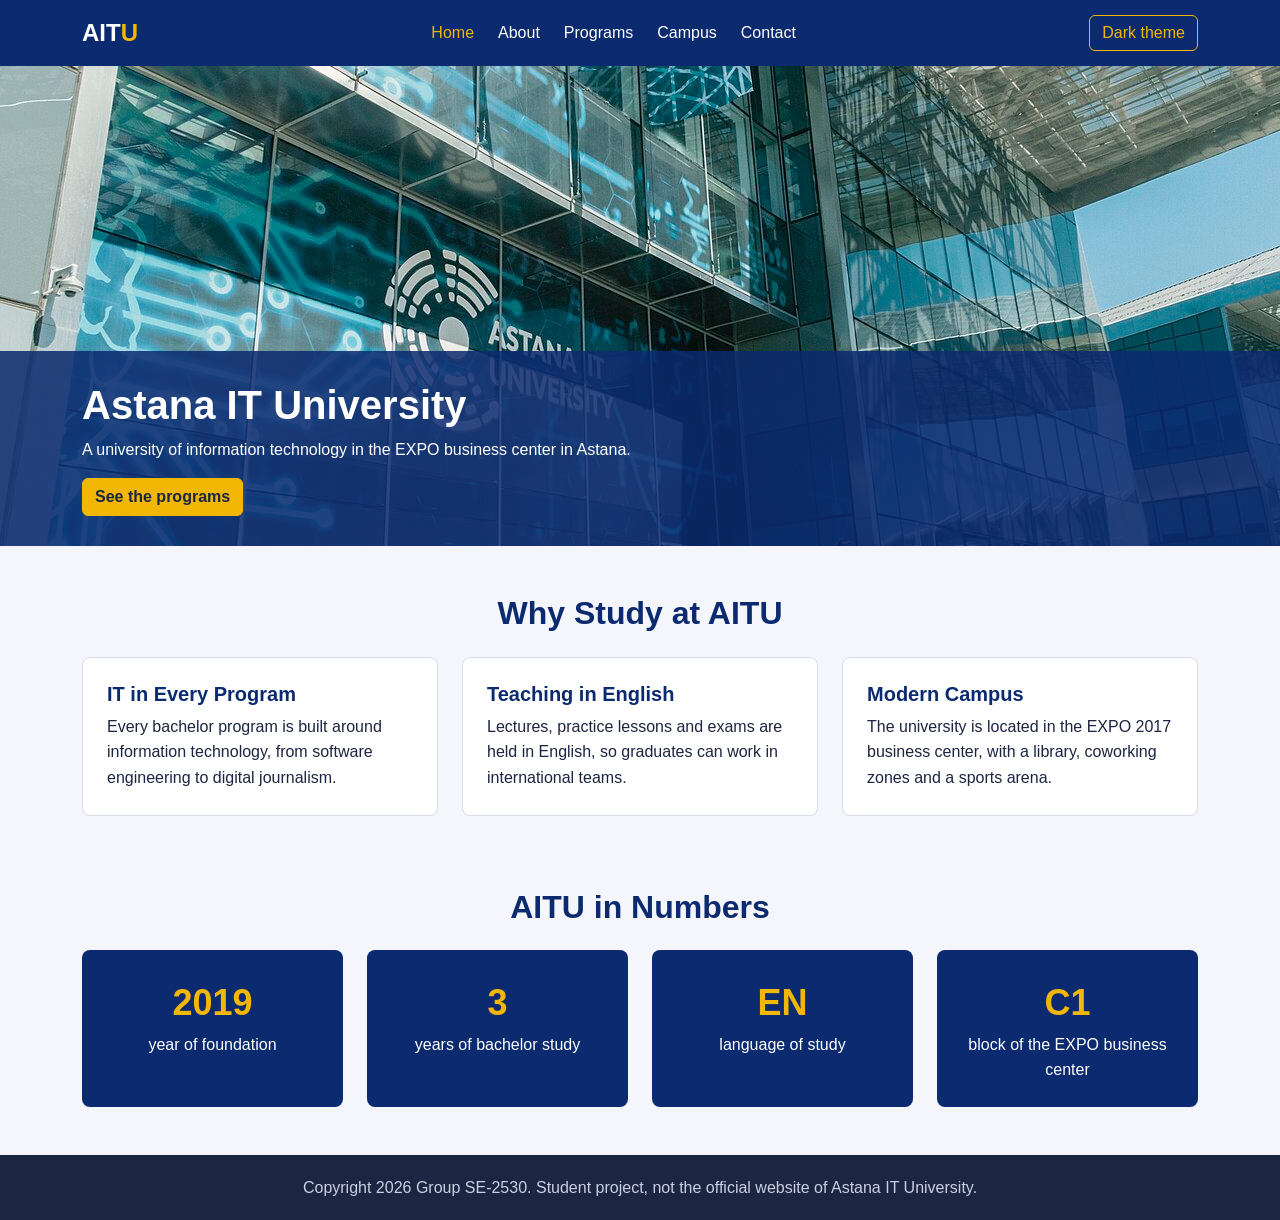
<file: index.html>
<!DOCTYPE html>
<html lang="en">
<head>
    <meta charset="UTF-8">
    <meta name="viewport" content="width=device-width, initial-scale=1.0">
    <title>Home - Astana IT University</title>
    <link rel="icon" href="images/favicon.svg">
    <link rel="stylesheet" href="css/bootstrap.min.css">
    <link rel="stylesheet" href="css/styles.css">
</head>
<body>

<header class="site-header">
    <div class="container header-inner">
        <a class="logo" href="index.html">AIT<span>U</span></a>
        <nav>
            <ul class="nav-links">
                <li><a href="index.html" class="active">Home</a></li>
                <li><a href="about.html">About</a></li>
                <li><a href="programs.html">Programs</a></li>
                <li><a href="campus.html">Campus</a></li>
                <li><a href="contact.html">Contact</a></li>
            </ul>
        </nav>
        <button class="theme-btn" type="button" id="theme-toggle">Dark theme</button>
    </div>
</header>

<main>

    <section class="hero">
        <img src="images/building.jpg" alt="Entrance of the Astana IT University building">
        <div class="hero-text">
            <div class="container">
                <h1>Astana IT University</h1>
                <p class="mb-3">A university of information technology in the EXPO business center in Astana.</p>
                <a class="btn btn-primary" href="programs.html">See the programs</a>
            </div>
        </div>
    </section>

    <section class="container py-5">
        <h2 class="text-center mb-4">Why Study at AITU</h2>
        <div class="row">
            <div class="col-md-6 col-lg-4 mb-4">
                <article class="info-card">
                    <h3>IT in Every Program</h3>
                    <p>Every bachelor program is built around information technology, from software
                        engineering to digital journalism.</p>
                </article>
            </div>
            <div class="col-md-6 col-lg-4 mb-4">
                <article class="info-card">
                    <h3>Teaching in English</h3>
                    <p>Lectures, practice lessons and exams are held in English, so graduates can work
                        in international teams.</p>
                </article>
            </div>
            <div class="col-md-12 col-lg-4 mb-4">
                <article class="info-card">
                    <h3>Modern Campus</h3>
                    <p>The university is located in the EXPO 2017 business center, with a library,
                        coworking zones and a sports arena.</p>
                </article>
            </div>
        </div>
    </section>

    <section class="container pb-5">
        <h2 class="text-center mb-4">AITU in Numbers</h2>
        <div class="stats">
            <div class="stat">
                <span class="stat-number">2019</span>
                <span>year of foundation</span>
            </div>
            <div class="stat">
                <span class="stat-number">3</span>
                <span>years of bachelor study</span>
            </div>
            <div class="stat">
                <span class="stat-number">EN</span>
                <span>language of study</span>
            </div>
            <div class="stat">
                <span class="stat-number">C1</span>
                <span>block of the EXPO business center</span>
            </div>
        </div>
    </section>

</main>

<footer class="site-footer">
    <div class="container text-center">
        <p>Copyright 2026 Group SE-2530. Student project, not the official website of Astana IT University.</p>
    </div>
</footer>

<script src="js/theme.js"></script>

</body>
</html>
</file>
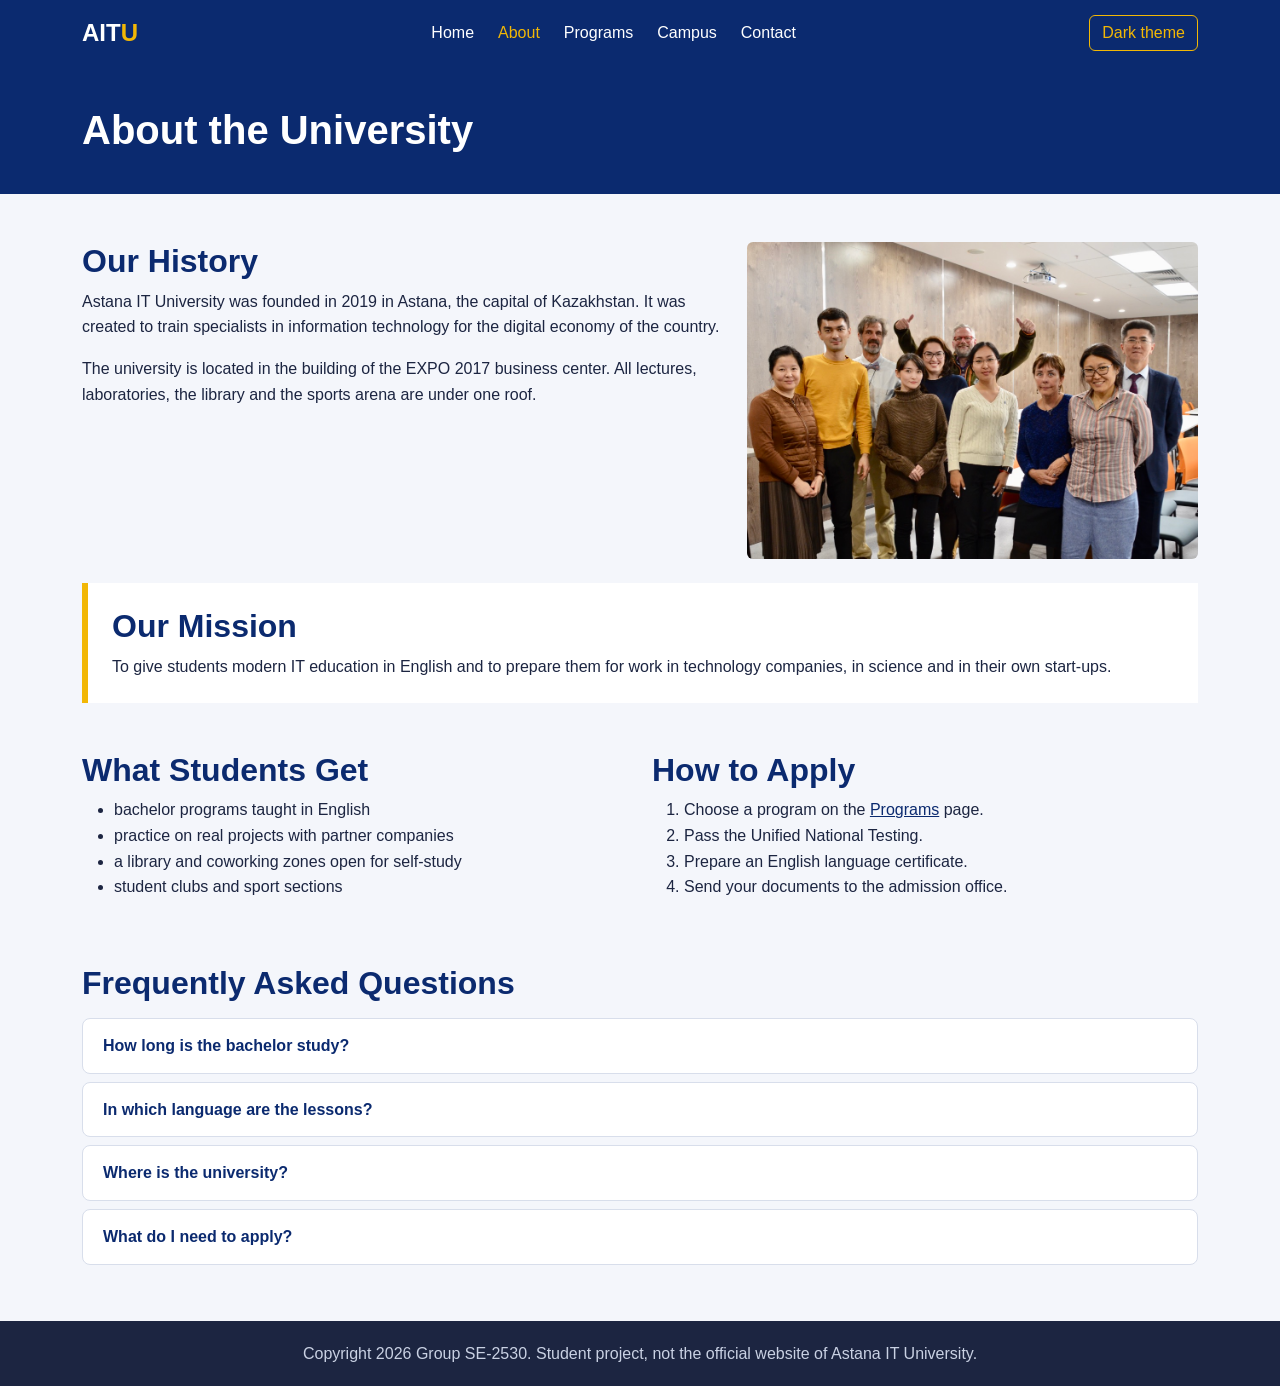
<file: about.html>
<!DOCTYPE html>
<html lang="en">
<head>
    <meta charset="UTF-8">
    <meta name="viewport" content="width=device-width, initial-scale=1.0">
    <title>About - Astana IT University</title>
    <link rel="icon" href="images/favicon.svg">
    <link rel="stylesheet" href="css/bootstrap.min.css">
    <link rel="stylesheet" href="css/styles.css">
</head>
<body>

<header class="site-header">
    <div class="container header-inner">
        <a class="logo" href="index.html">AIT<span>U</span></a>
        <nav>
            <ul class="nav-links">
                <li><a href="index.html">Home</a></li>
                <li><a href="about.html" class="active">About</a></li>
                <li><a href="programs.html">Programs</a></li>
                <li><a href="campus.html">Campus</a></li>
                <li><a href="contact.html">Contact</a></li>
            </ul>
        </nav>
        <button class="theme-btn" type="button" id="theme-toggle">Dark theme</button>
    </div>
</header>

<main>

    <section class="page-title">
        <div class="container">
            <h1>About the University</h1>
        </div>
    </section>

    <section class="container py-5">
        <div class="row">
            <div class="col-lg-7 mb-4">
                <h2>Our History</h2>
                <p>Astana IT University was founded in 2019 in Astana, the capital of Kazakhstan. It
                    was created to train specialists in information technology for the digital
                    economy of the country.</p>
                <p>The university is located in the building of the EXPO 2017 business center. All
                    lectures, laboratories, the library and the sports arena are under one roof.</p>
            </div>
            <div class="col-lg-5 mb-4">
                <img class="img-fluid rounded" src="images/teachers.jpg" alt="A group of Astana IT University teachers">
            </div>
        </div>

        <div id="mission" class="mb-5">
            <h2>Our Mission</h2>
            <p class="mb-0">To give students modern IT education in English and to prepare them for
                work in technology companies, in science and in their own start-ups.</p>
        </div>

        <div class="row">
            <div class="col-md-6 mb-4">
                <h2>What Students Get</h2>
                <ul>
                    <li>bachelor programs taught in English</li>
                    <li>practice on real projects with partner companies</li>
                    <li>a library and coworking zones open for self-study</li>
                    <li>student clubs and sport sections</li>
                </ul>
            </div>
            <div class="col-md-6 mb-4">
                <h2>How to Apply</h2>
                <ol>
                    <li>Choose a program on the <a href="programs.html">Programs</a> page.</li>
                    <li>Pass the Unified National Testing.</li>
                    <li>Prepare an English language certificate.</li>
                    <li>Send your documents to the admission office.</li>
                </ol>
            </div>
        </div>

        <div id="faq" class="mt-4">
            <h2 class="mb-3">Frequently Asked Questions</h2>
            <div class="faq-item">
                <button type="button" class="faq-question">How long is the bachelor study?</button>
                <div class="faq-answer">
                    <p>All bachelor programs at AITU last three years.</p>
                </div>
            </div>
            <div class="faq-item">
                <button type="button" class="faq-question">In which language are the lessons?</button>
                <div class="faq-answer">
                    <p>Lectures, practice lessons and exams are held in English.</p>
                </div>
            </div>
            <div class="faq-item">
                <button type="button" class="faq-question">Where is the university?</button>
                <div class="faq-answer">
                    <p>In block C1 of the EXPO business center, Mangilik El Avenue 55/11, Astana.</p>
                </div>
            </div>
            <div class="faq-item">
                <button type="button" class="faq-question">What do I need to apply?</button>
                <div class="faq-answer">
                    <p>Results of the Unified National Testing, an English language certificate and
                        your documents for the admission office.</p>
                </div>
            </div>
        </div>
    </section>

</main>

<footer class="site-footer">
    <div class="container text-center">
        <p>Copyright 2026 Group SE-2530. Student project, not the official website of Astana IT University.</p>
    </div>
</footer>

<script src="js/theme.js"></script>
<script src="https://code.jquery.com/jquery-3.7.1.min.js"></script>
<script src="js/about.js"></script>

</body>
</html>
</file>
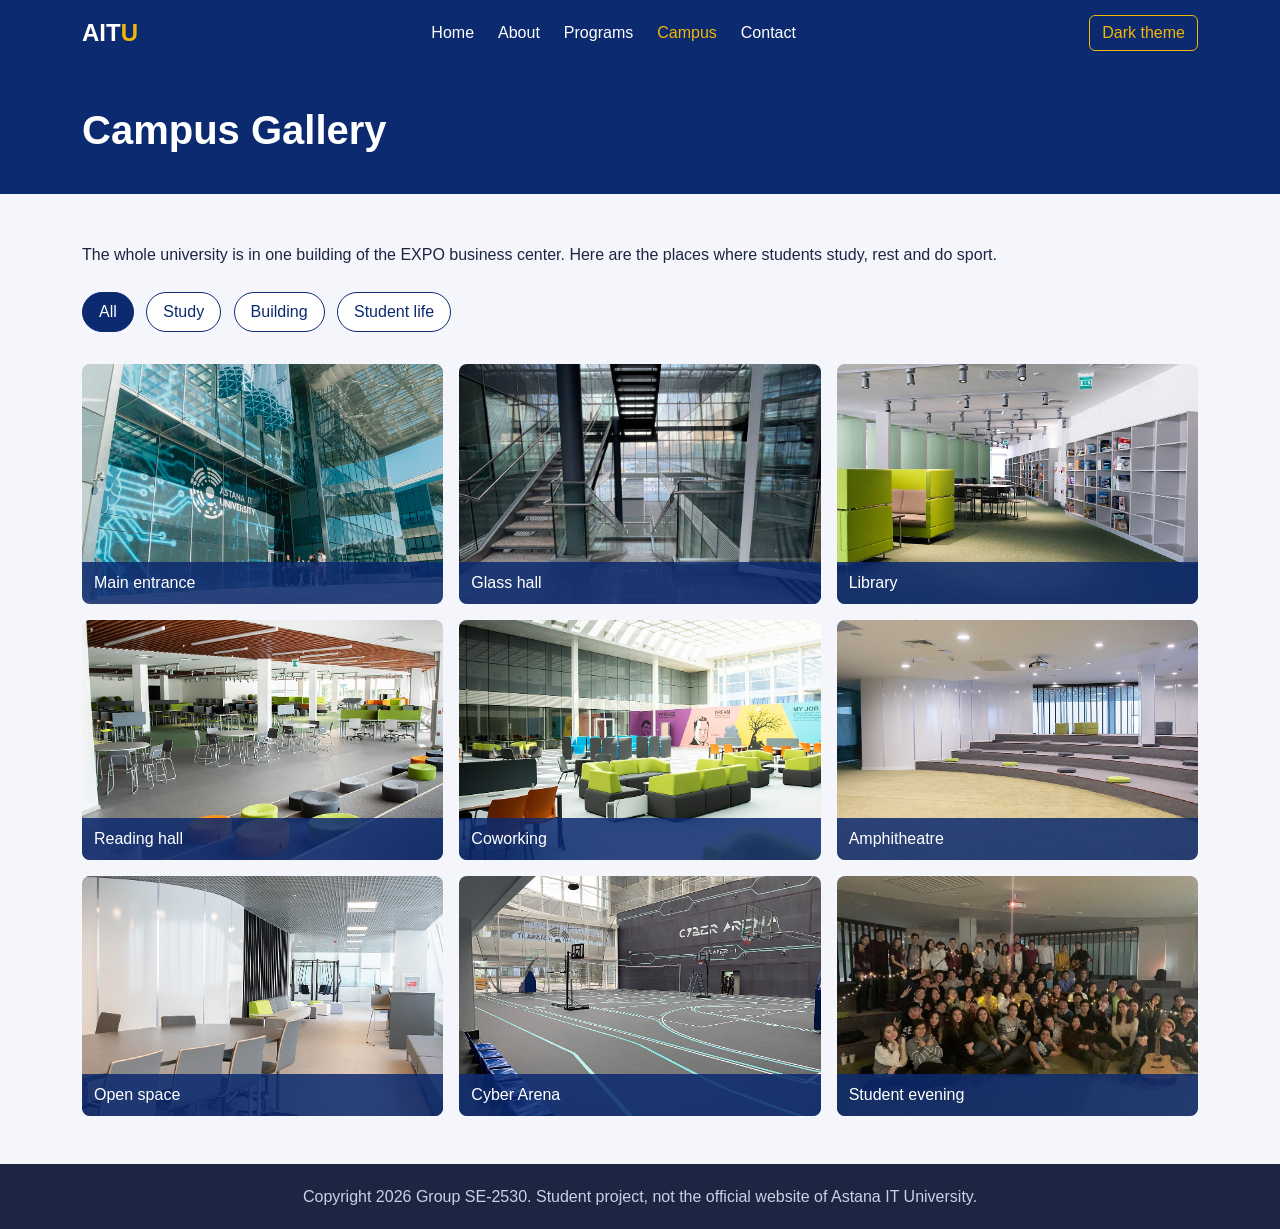
<file: campus.html>
<!DOCTYPE html>
<html lang="en">
<head>
    <meta charset="UTF-8">
    <meta name="viewport" content="width=device-width, initial-scale=1.0">
    <title>Campus - Astana IT University</title>
    <link rel="icon" href="images/favicon.svg">
    <link rel="stylesheet" href="css/bootstrap.min.css">
    <link rel="stylesheet" href="css/styles.css">
</head>
<body>

<header class="site-header">
    <div class="container header-inner">
        <a class="logo" href="index.html">AIT<span>U</span></a>
        <nav>
            <ul class="nav-links">
                <li><a href="index.html">Home</a></li>
                <li><a href="about.html">About</a></li>
                <li><a href="programs.html">Programs</a></li>
                <li><a href="campus.html" class="active">Campus</a></li>
                <li><a href="contact.html">Contact</a></li>
            </ul>
        </nav>
        <button class="theme-btn" type="button" id="theme-toggle">Dark theme</button>
    </div>
</header>

<main>

    <section class="page-title">
        <div class="container">
            <h1>Campus Gallery</h1>
        </div>
    </section>

    <section class="container py-5">
        <p class="mb-4">The whole university is in one building of the EXPO business center. Here are
            the places where students study, rest and do sport.</p>

        <div class="gallery-filters mb-4">
            <button type="button" class="filter-btn active" data-filter="all">All</button>
            <button type="button" class="filter-btn" data-filter="study">Study</button>
            <button type="button" class="filter-btn" data-filter="building">Building</button>
            <button type="button" class="filter-btn" data-filter="life">Student life</button>
        </div>

        <div class="gallery">
            <figure class="gallery-item" data-category="building">
                <img src="images/building.jpg" alt="Main entrance of the university">
                <figcaption class="caption">Main entrance</figcaption>
            </figure>
            <figure class="gallery-item" data-category="building">
                <img src="images/hall.jpg" alt="Glass hall with stairs">
                <figcaption class="caption">Glass hall</figcaption>
            </figure>
            <figure class="gallery-item" data-category="study">
                <img src="images/library.jpg" alt="Library reading zone">
                <figcaption class="caption">Library</figcaption>
            </figure>
            <figure class="gallery-item" data-category="study">
                <img src="images/library-2.jpg" alt="Reading hall with tables and seats">
                <figcaption class="caption">Reading hall</figcaption>
            </figure>
            <figure class="gallery-item" data-category="study">
                <img src="images/coworking.jpg" alt="Coworking zone for students">
                <figcaption class="caption">Coworking</figcaption>
            </figure>
            <figure class="gallery-item" data-category="study">
                <img src="images/coworking-2.jpg" alt="Amphitheatre with wide steps for seating">
                <figcaption class="caption">Amphitheatre</figcaption>
            </figure>
            <figure class="gallery-item" data-category="building">
                <img src="images/open-space.jpg" alt="Open space with tables and sofas">
                <figcaption class="caption">Open space</figcaption>
            </figure>
            <figure class="gallery-item" data-category="life">
                <img src="images/gym.jpg" alt="Sports hall Cyber Arena">
                <figcaption class="caption">Cyber Arena</figcaption>
            </figure>
            <figure class="gallery-item" data-category="life">
                <img src="images/students.jpg" alt="Students at a university evening">
                <figcaption class="caption">Student evening</figcaption>
            </figure>
        </div>
    </section>

</main>

<footer class="site-footer">
    <div class="container text-center">
        <p>Copyright 2026 Group SE-2530. Student project, not the official website of Astana IT University.</p>
    </div>
</footer>

<script src="js/theme.js"></script>
<script src="https://code.jquery.com/jquery-3.7.1.min.js"></script>
<script src="js/campus.js"></script>

</body>
</html>
</file>
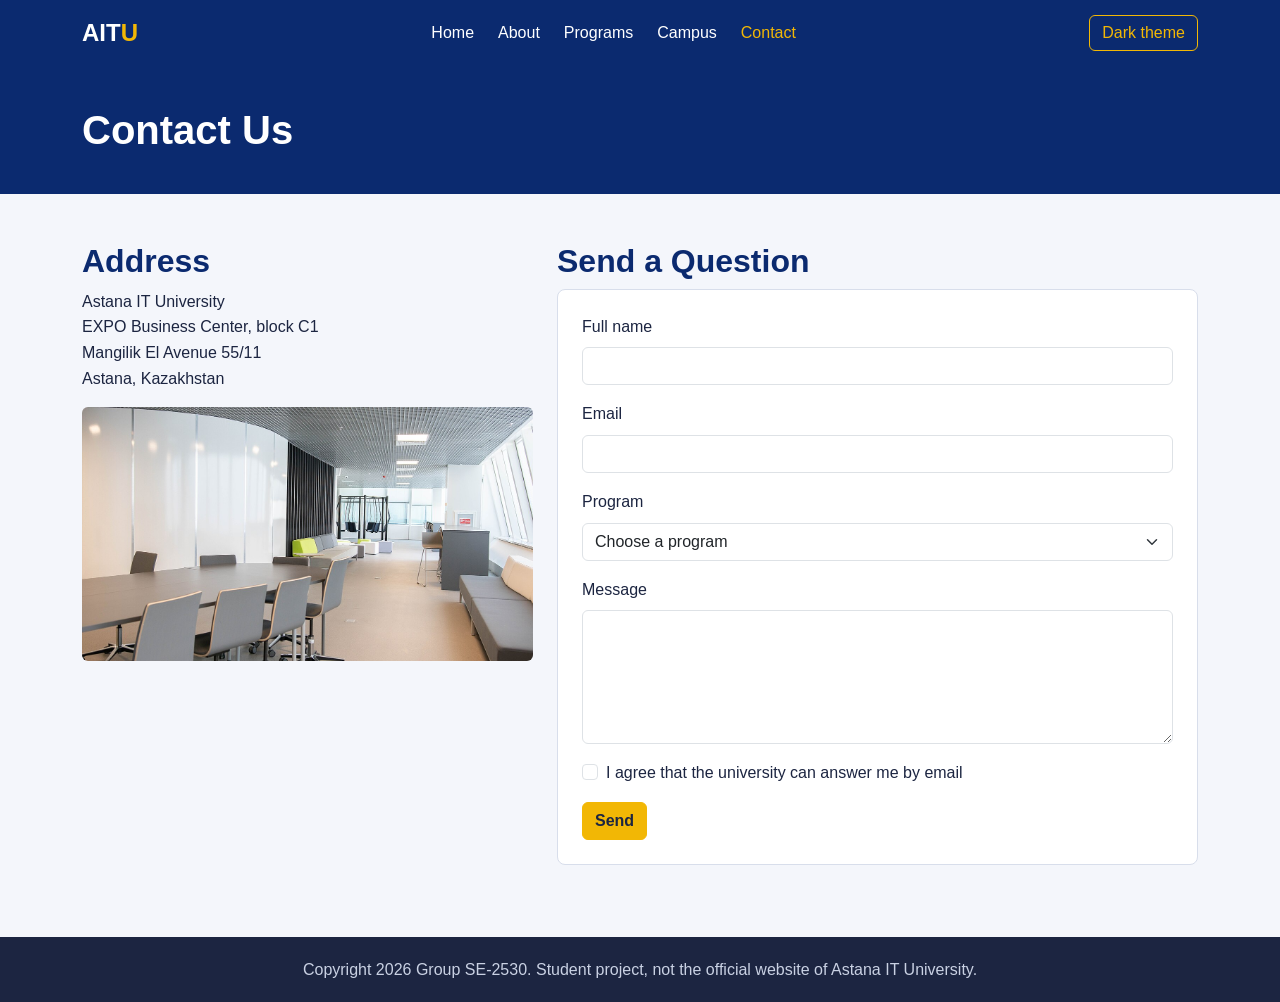
<file: contact.html>
<!DOCTYPE html>
<html lang="en">
<head>
    <meta charset="UTF-8">
    <meta name="viewport" content="width=device-width, initial-scale=1.0">
    <title>Contact - Astana IT University</title>
    <link rel="icon" href="images/favicon.svg">
    <link rel="stylesheet" href="css/bootstrap.min.css">
    <link rel="stylesheet" href="css/styles.css">
</head>
<body>

<header class="site-header">
    <div class="container header-inner">
        <a class="logo" href="index.html">AIT<span>U</span></a>
        <nav>
            <ul class="nav-links">
                <li><a href="index.html">Home</a></li>
                <li><a href="about.html">About</a></li>
                <li><a href="programs.html">Programs</a></li>
                <li><a href="campus.html">Campus</a></li>
                <li><a href="contact.html" class="active">Contact</a></li>
            </ul>
        </nav>
        <button class="theme-btn" type="button" id="theme-toggle">Dark theme</button>
    </div>
</header>

<main>

    <section class="page-title">
        <div class="container">
            <h1>Contact Us</h1>
        </div>
    </section>

    <section class="container py-5">
        <div class="row">
            <div class="col-lg-5 mb-4">
                <h2>Address</h2>
                <address>
                    Astana IT University<br>
                    EXPO Business Center, block C1<br>
                    Mangilik El Avenue 55/11<br>
                    Astana, Kazakhstan
                </address>
                <img class="img-fluid rounded" src="images/open-space.jpg" alt="Open space inside the university building">
            </div>

            <div class="col-lg-7 mb-4">
                <h2>Send a Question</h2>
                <form id="contact-form" novalidate>
                    <div class="mb-3">
                        <label class="form-label" for="name">Full name</label>
                        <input class="form-control" type="text" id="name" name="name">
                        <div class="error-message" id="name-error"></div>
                    </div>
                    <div class="mb-3">
                        <label class="form-label" for="email">Email</label>
                        <input class="form-control" type="email" id="email" name="email">
                        <div class="error-message" id="email-error"></div>
                    </div>
                    <div class="mb-3">
                        <label class="form-label" for="program">Program</label>
                        <select class="form-select" id="program" name="program">
                        <option value="">Choose a program</option>
                        <option>Software Engineering</option>
                        <option>Computer Science</option>
                        <option>Cybersecurity</option>
                        <option>Big Data Analysis</option>
                        <option>Media Technologies</option>
                        <option>IT Management</option>
                        <option>Digital Journalism</option>
                        <option>Industrial Automation</option>
                        </select>
                        <div class="error-message" id="program-error"></div>
                    </div>
                    <div class="mb-3">
                        <label class="form-label" for="message">Message</label>
                        <textarea class="form-control" id="message" name="message" rows="5"></textarea>
                        <div class="error-message" id="message-error"></div>
                    </div>
                    <div class="mb-3 form-check">
                        <input class="form-check-input" type="checkbox" id="agree" name="agree">
                        <label class="form-check-label" for="agree">I agree that the university can answer me by email</label>
                        <div class="error-message" id="agree-error"></div>
                    </div>
                    <button class="btn btn-primary" type="submit">Send</button>
                </form>
                <div class="form-success mt-3" id="form-success"></div>
            </div>
        </div>
    </section>

</main>

<footer class="site-footer">
    <div class="container text-center">
        <p>Copyright 2026 Group SE-2530. Student project, not the official website of Astana IT University.</p>
    </div>
</footer>

<script src="js/theme.js"></script>
<script src="js/contact.js"></script>

</body>
</html>
</file>
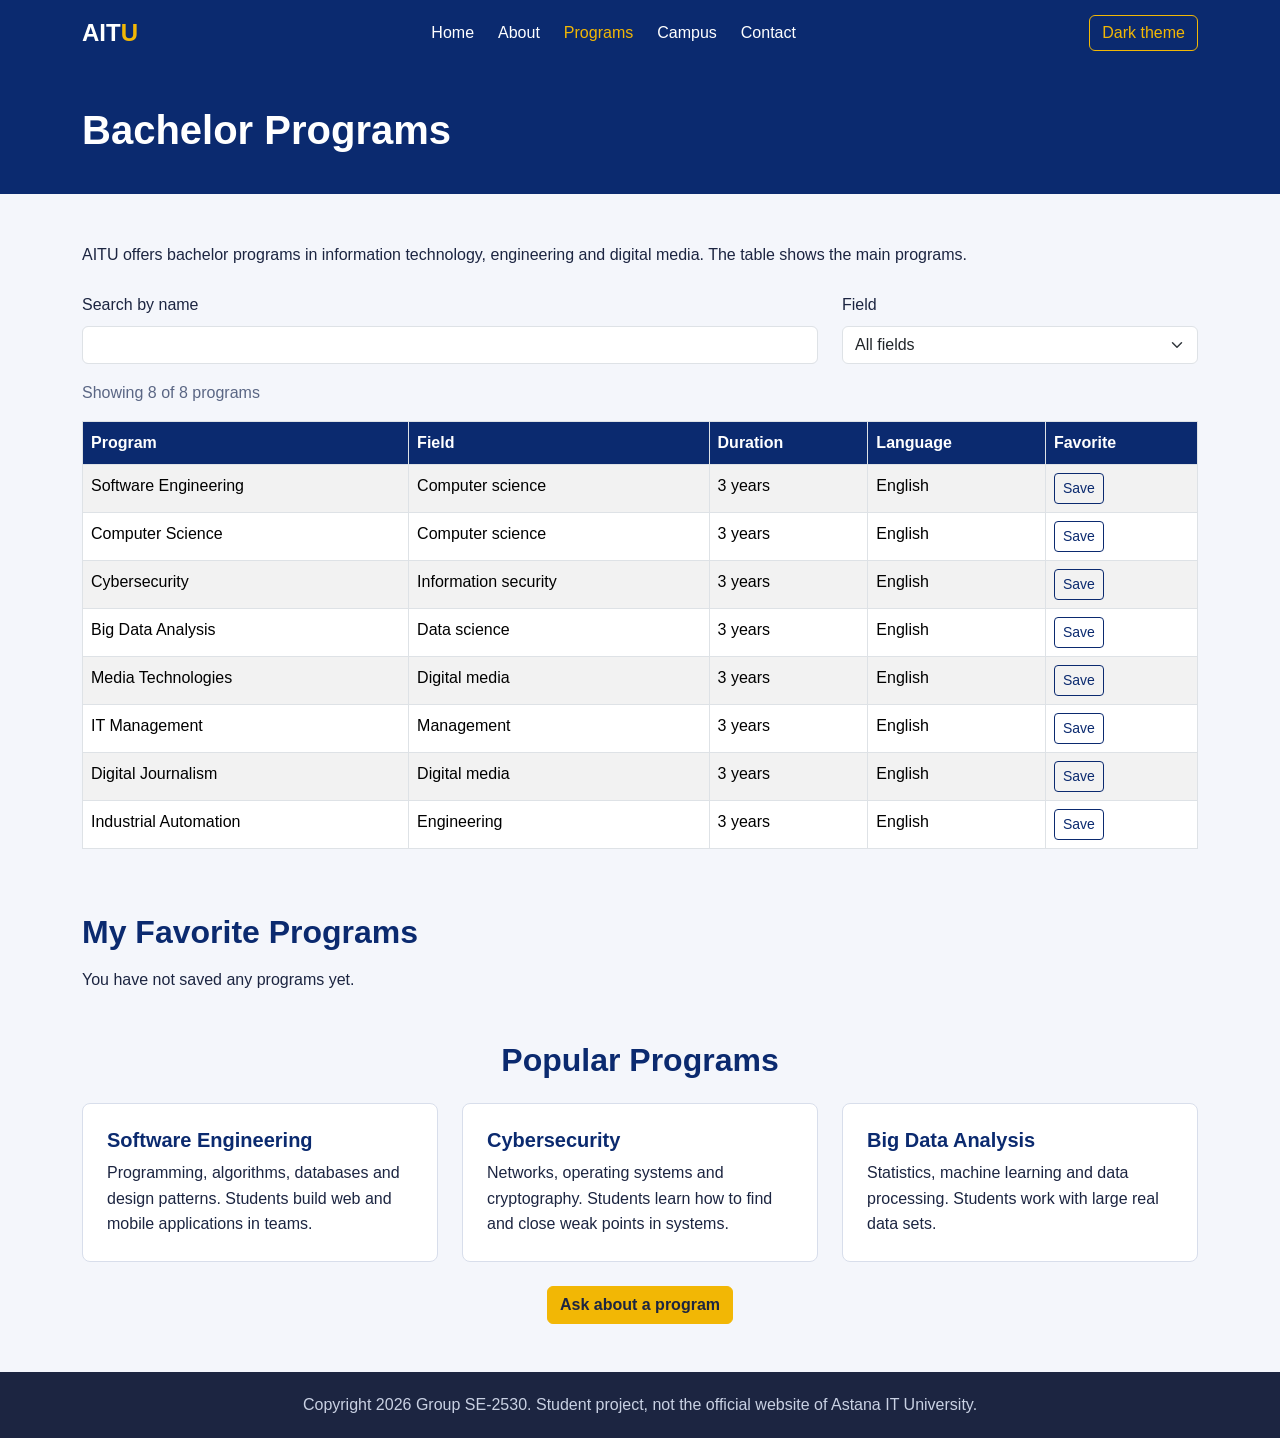
<file: programs.html>
<!DOCTYPE html>
<html lang="en">
<head>
    <meta charset="UTF-8">
    <meta name="viewport" content="width=device-width, initial-scale=1.0">
    <title>Programs - Astana IT University</title>
    <link rel="icon" href="images/favicon.svg">
    <link rel="stylesheet" href="css/bootstrap.min.css">
    <link rel="stylesheet" href="css/styles.css">
</head>
<body>

<header class="site-header">
    <div class="container header-inner">
        <a class="logo" href="index.html">AIT<span>U</span></a>
        <nav>
            <ul class="nav-links">
                <li><a href="index.html">Home</a></li>
                <li><a href="about.html">About</a></li>
                <li><a href="programs.html" class="active">Programs</a></li>
                <li><a href="campus.html">Campus</a></li>
                <li><a href="contact.html">Contact</a></li>
            </ul>
        </nav>
        <button class="theme-btn" type="button" id="theme-toggle">Dark theme</button>
    </div>
</header>

<main>

    <section class="page-title">
        <div class="container">
            <h1>Bachelor Programs</h1>
        </div>
    </section>

    <section class="container py-5">
        <p class="mb-4">AITU offers bachelor programs in information technology, engineering and digital
            media. The table shows the main programs.</p>

        <div class="row">
            <div class="col-md-8 mb-3">
                <label class="form-label" for="program-search">Search by name</label>
                <input class="form-control" type="text" id="program-search">
            </div>
            <div class="col-md-4 mb-3">
                <label class="form-label" for="field-filter">Field</label>
                <select class="form-select" id="field-filter">
                    <option value="all">All fields</option>
                    <option>Computer science</option>
                    <option>Information security</option>
                    <option>Data science</option>
                    <option>Digital media</option>
                    <option>Management</option>
                    <option>Engineering</option>
                </select>
            </div>
        </div>

        <p id="programs-count" class="programs-count"></p>

        <div class="table-responsive">
            <table class="table table-striped table-bordered programs-table">
                <thead>
                    <tr>
                        <th>Program</th>
                        <th>Field</th>
                        <th>Duration</th>
                        <th>Language</th>
                        <th>Favorite</th>
                    </tr>
                </thead>
                <tbody id="programs-body"></tbody>
            </table>
        </div>
        <p id="no-results" class="no-results">No programs match your search.</p>

        <h2 class="mt-5 mb-3">My Favorite Programs</h2>
        <p id="favorites-empty">You have not saved any programs yet.</p>
        <ul id="favorites-list" class="favorites-list"></ul>

        <h2 class="text-center mt-5 mb-4">Popular Programs</h2>
        <div class="row">
            <div class="col-md-4 mb-4">
                <article class="info-card">
                    <h3>Software Engineering</h3>
                    <p>Programming, algorithms, databases and design patterns. Students build web and
                        mobile applications in teams.</p>
                </article>
            </div>
            <div class="col-md-4 mb-4">
                <article class="info-card">
                    <h3>Cybersecurity</h3>
                    <p>Networks, operating systems and cryptography. Students learn how to find and
                        close weak points in systems.</p>
                </article>
            </div>
            <div class="col-md-4 mb-4">
                <article class="info-card">
                    <h3>Big Data Analysis</h3>
                    <p>Statistics, machine learning and data processing. Students work with large real
                        data sets.</p>
                </article>
            </div>
        </div>

        <div class="text-center">
            <a class="btn btn-primary" href="contact.html">Ask about a program</a>
        </div>
    </section>

</main>

<footer class="site-footer">
    <div class="container text-center">
        <p>Copyright 2026 Group SE-2530. Student project, not the official website of Astana IT University.</p>
    </div>
</footer>

<script src="js/theme.js"></script>
<script src="js/programs.js"></script>

</body>
</html>
</file>
<file: css/styles.css>
* {
    box-sizing: border-box;
}

body {
    background-color: #f4f6fb;
    color: #1c2541;
    font-family: Arial, Helvetica, sans-serif;
    line-height: 1.6;
}

h1,
h2,
h3 {
    color: #0b2a6f;
    font-weight: bold;
}

a {
    color: #0b2a6f;
}

.site-header {
    background-color: #0b2a6f;
    padding: 14px 0;
}

.header-inner {
    display: flex;
    justify-content: space-between;
    align-items: center;
}

.logo {
    color: #ffffff;
    font-size: 24px;
    font-weight: bold;
    text-decoration: none;
}

.logo span {
    color: #f2b705;
}

.nav-links {
    display: flex;
    gap: 24px;
    list-style-type: none;
    margin: 0;
    padding: 0;
}

.nav-links a {
    color: #ffffff;
    text-decoration: none;
}

.nav-links a:hover,
.nav-links a.active {
    color: #f2b705;
}

.theme-btn {
    background-color: transparent;
    border: 1px solid #f2b705;
    border-radius: 6px;
    color: #f2b705;
    padding: 4px 12px;
}

.theme-btn:hover {
    background-color: #f2b705;
    color: #1c2541;
}

.hero {
    position: relative;
    height: 480px;
}

.hero img {
    width: 100%;
    height: 100%;
    object-fit: cover;
}

.hero-text {
    position: absolute;
    left: 0;
    bottom: 0;
    width: 100%;
    background-color: rgba(11, 42, 111, 0.85);
    color: #ffffff;
    padding: 30px 0;
}

.hero-text h1 {
    color: #ffffff;
    font-size: 40px;
}

.page-title {
    background-color: #0b2a6f;
    color: #ffffff;
    padding: 40px 0;
}

.page-title h1 {
    color: #ffffff;
    margin: 0;
}

.btn-primary {
    background-color: #f2b705;
    border-color: #f2b705;
    color: #1c2541;
    font-weight: bold;
}

.btn-primary:hover {
    background-color: #d9a404;
    border-color: #d9a404;
    color: #1c2541;
}

.info-card {
    background-color: #ffffff;
    border: 1px solid #d8deeb;
    border-radius: 8px;
    height: 100%;
    padding: 24px;
}

.info-card h3 {
    font-size: 20px;
}

.info-card p {
    margin-bottom: 0;
}

.stats {
    display: grid;
    grid-template-columns: repeat(4, 1fr);
    gap: 24px;
}

.stat {
    background-color: #0b2a6f;
    border-radius: 8px;
    color: #ffffff;
    padding: 24px;
    text-align: center;
}

.stat-number {
    display: block;
    color: #f2b705;
    font-size: 36px;
    font-weight: bold;
}

#mission {
    background-color: #ffffff;
    border-left: 6px solid #f2b705;
    padding: 24px;
}

.faq-item {
    background-color: #ffffff;
    border: 1px solid #d8deeb;
    border-radius: 8px;
    margin-bottom: 8px;
}

.faq-question {
    background-color: transparent;
    border: none;
    color: #0b2a6f;
    font-weight: bold;
    padding: 14px 20px;
    text-align: left;
    width: 100%;
}

.faq-item.open .faq-question {
    color: #d9a404;
}

.faq-answer {
    display: none;
    padding: 0 20px 4px;
}

.programs-table th {
    background-color: #0b2a6f;
    color: #ffffff;
}

.programs-count {
    color: #5a6684;
}

.no-results {
    display: none;
    background-color: #fff4d6;
    border-left: 6px solid #f2b705;
    padding: 12px 16px;
}

.favorite-btn {
    border: 1px solid #0b2a6f;
    color: #0b2a6f;
}

.favorite-btn.saved {
    background-color: #f2b705;
    border-color: #f2b705;
    color: #1c2541;
    font-weight: bold;
}

.favorites-list {
    list-style-type: none;
    padding: 0;
}

.favorites-list li {
    background-color: #ffffff;
    border: 1px solid #d8deeb;
    border-radius: 8px;
    margin-bottom: 8px;
    padding: 8px 16px;
}

.filter-btn {
    background-color: #ffffff;
    border: 1px solid #0b2a6f;
    border-radius: 20px;
    color: #0b2a6f;
    margin: 0 8px 8px 0;
    padding: 6px 16px;
}

.filter-btn.active {
    background-color: #0b2a6f;
    color: #ffffff;
}

.gallery {
    display: grid;
    grid-template-columns: repeat(3, 1fr);
    gap: 16px;
}

.gallery-item {
    position: relative;
    height: 240px;
    margin: 0;
}

.gallery-item img {
    width: 100%;
    height: 100%;
    border-radius: 8px;
    object-fit: cover;
}

.caption {
    position: absolute;
    left: 0;
    bottom: 0;
    width: 100%;
    background-color: rgba(11, 42, 111, 0.85);
    border-radius: 0 0 8px 8px;
    color: #ffffff;
    padding: 8px 12px;
}

#contact-form {
    background-color: #ffffff;
    border: 1px solid #d8deeb;
    border-radius: 8px;
    padding: 24px;
}

.error-message {
    color: #dc3545;
    font-size: 14px;
    margin-top: 4px;
}

.form-success {
    display: none;
    background-color: #d1f2dc;
    border-left: 6px solid #198754;
    border-radius: 8px;
    color: #0f5132;
    font-weight: bold;
    padding: 16px;
}

.site-footer {
    background-color: #1c2541;
    color: #c9d1e3;
    padding: 20px 0;
}

.site-footer p {
    margin: 0;
}

body.dark-theme {
    background-color: #10172e;
    color: #e3e8f4;
}

.dark-theme h1,
.dark-theme h2,
.dark-theme h3 {
    color: #ffffff;
}

.dark-theme main li a {
    color: #f2b705;
}

.dark-theme .info-card,
.dark-theme .faq-item,
.dark-theme #mission,
.dark-theme #contact-form,
.dark-theme .favorites-list li {
    background-color: #1c2541;
    border-color: #2e3a5c;
}

.dark-theme .programs-table td {
    background-color: #1c2541;
    border-color: #2e3a5c;
    box-shadow: none;
    color: #e3e8f4;
}

.dark-theme .form-control,
.dark-theme .form-select {
    background-color: #10172e;
    border-color: #2e3a5c;
    color: #e3e8f4;
}

.dark-theme .faq-question {
    color: #ffffff;
}

.dark-theme .faq-item.open .faq-question {
    color: #f2b705;
}

.dark-theme .filter-btn {
    background-color: #1c2541;
    border-color: #f2b705;
    color: #f2b705;
}

.dark-theme .filter-btn.active {
    background-color: #f2b705;
    color: #1c2541;
}

.dark-theme .error-message {
    color: #ff8a95;
}

.dark-theme .programs-count {
    color: #aab4cc;
}

.dark-theme .no-results {
    background-color: #2e3a5c;
}

.dark-theme .favorite-btn {
    border-color: #f2b705;
    color: #f2b705;
}

.dark-theme .favorite-btn.saved {
    color: #1c2541;
}

@media (max-width: 992px) {
    .hero {
        height: 380px;
    }

    .hero-text h1 {
        font-size: 32px;
    }

    .stats {
        grid-template-columns: repeat(2, 1fr);
    }

    .gallery {
        grid-template-columns: repeat(2, 1fr);
    }
}

@media (max-width: 576px) {
    .header-inner {
        flex-direction: column;
        gap: 10px;
    }

    .nav-links {
        flex-wrap: wrap;
        justify-content: center;
        gap: 8px 16px;
    }

    .hero {
        height: 300px;
    }

    .hero-text h1 {
        font-size: 24px;
    }

    .stats {
        grid-template-columns: 1fr;
    }

    .gallery {
        grid-template-columns: 1fr;
    }
}
</file>
